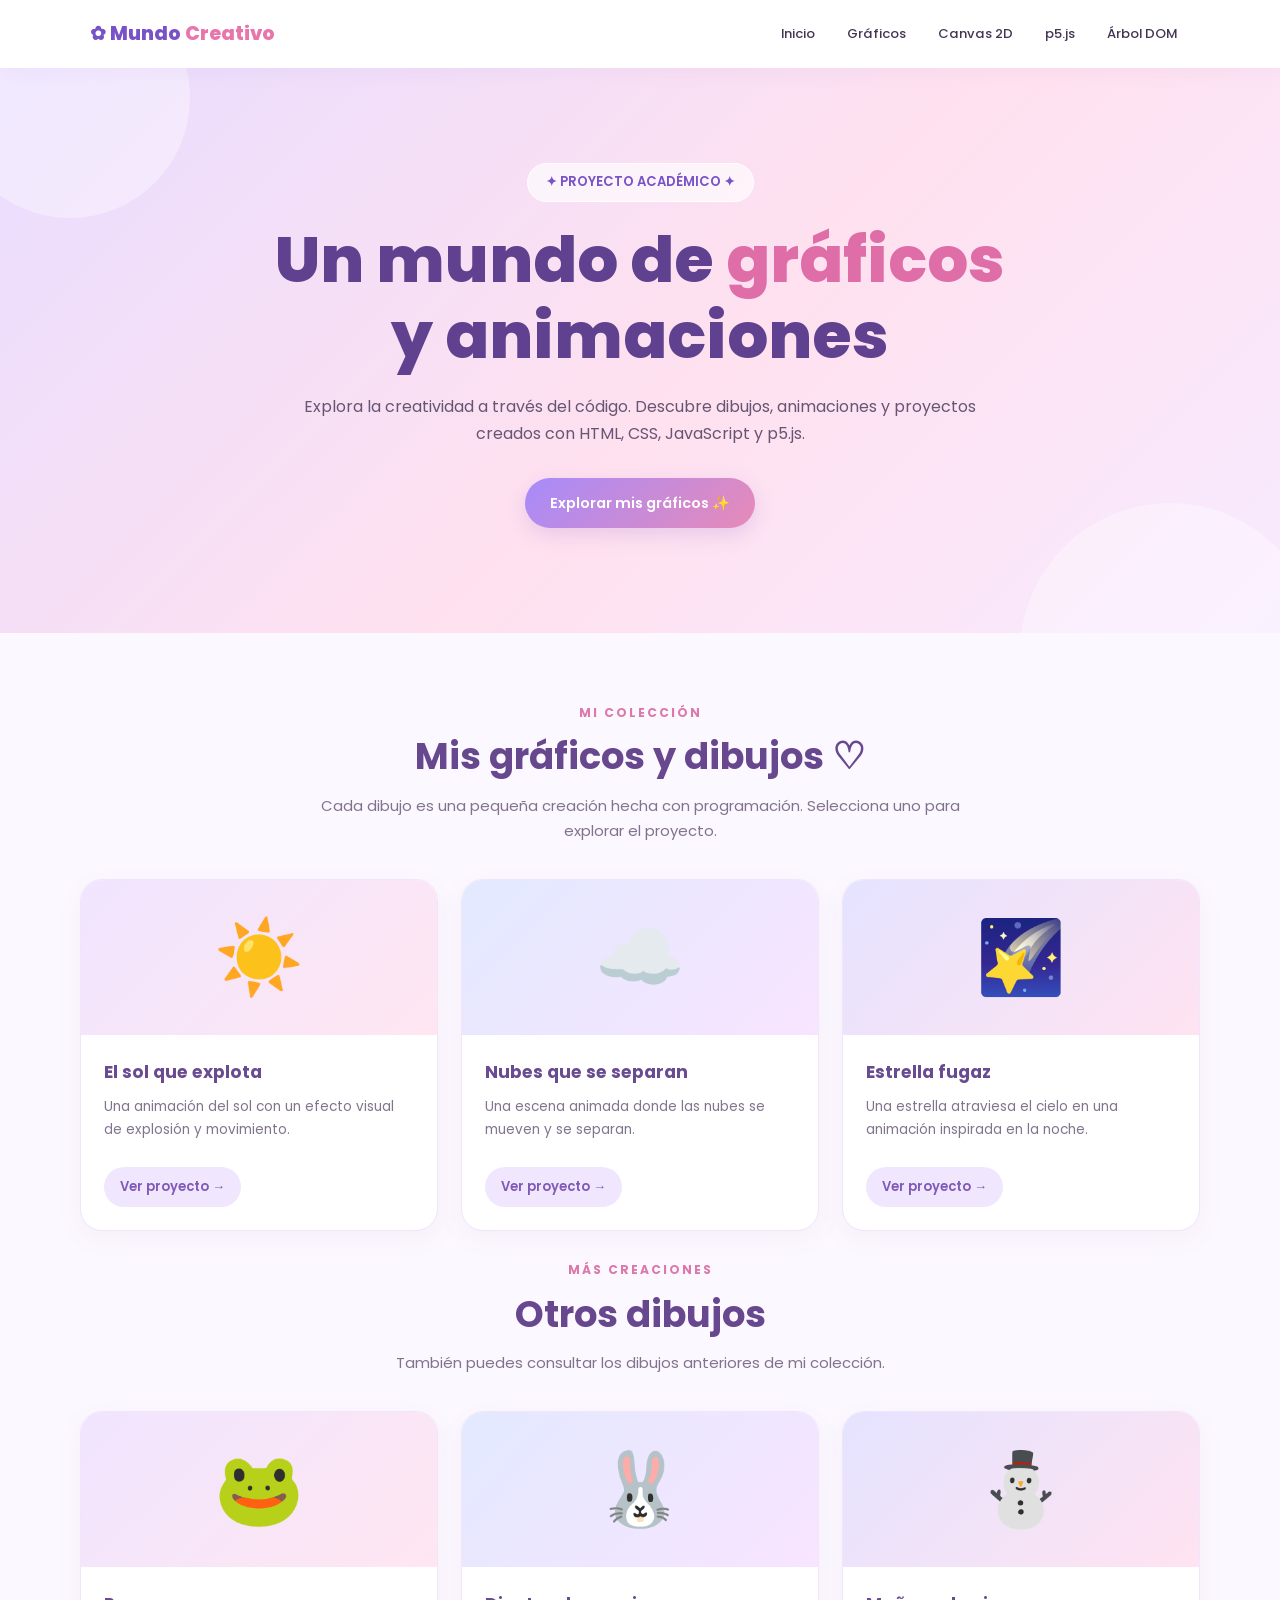
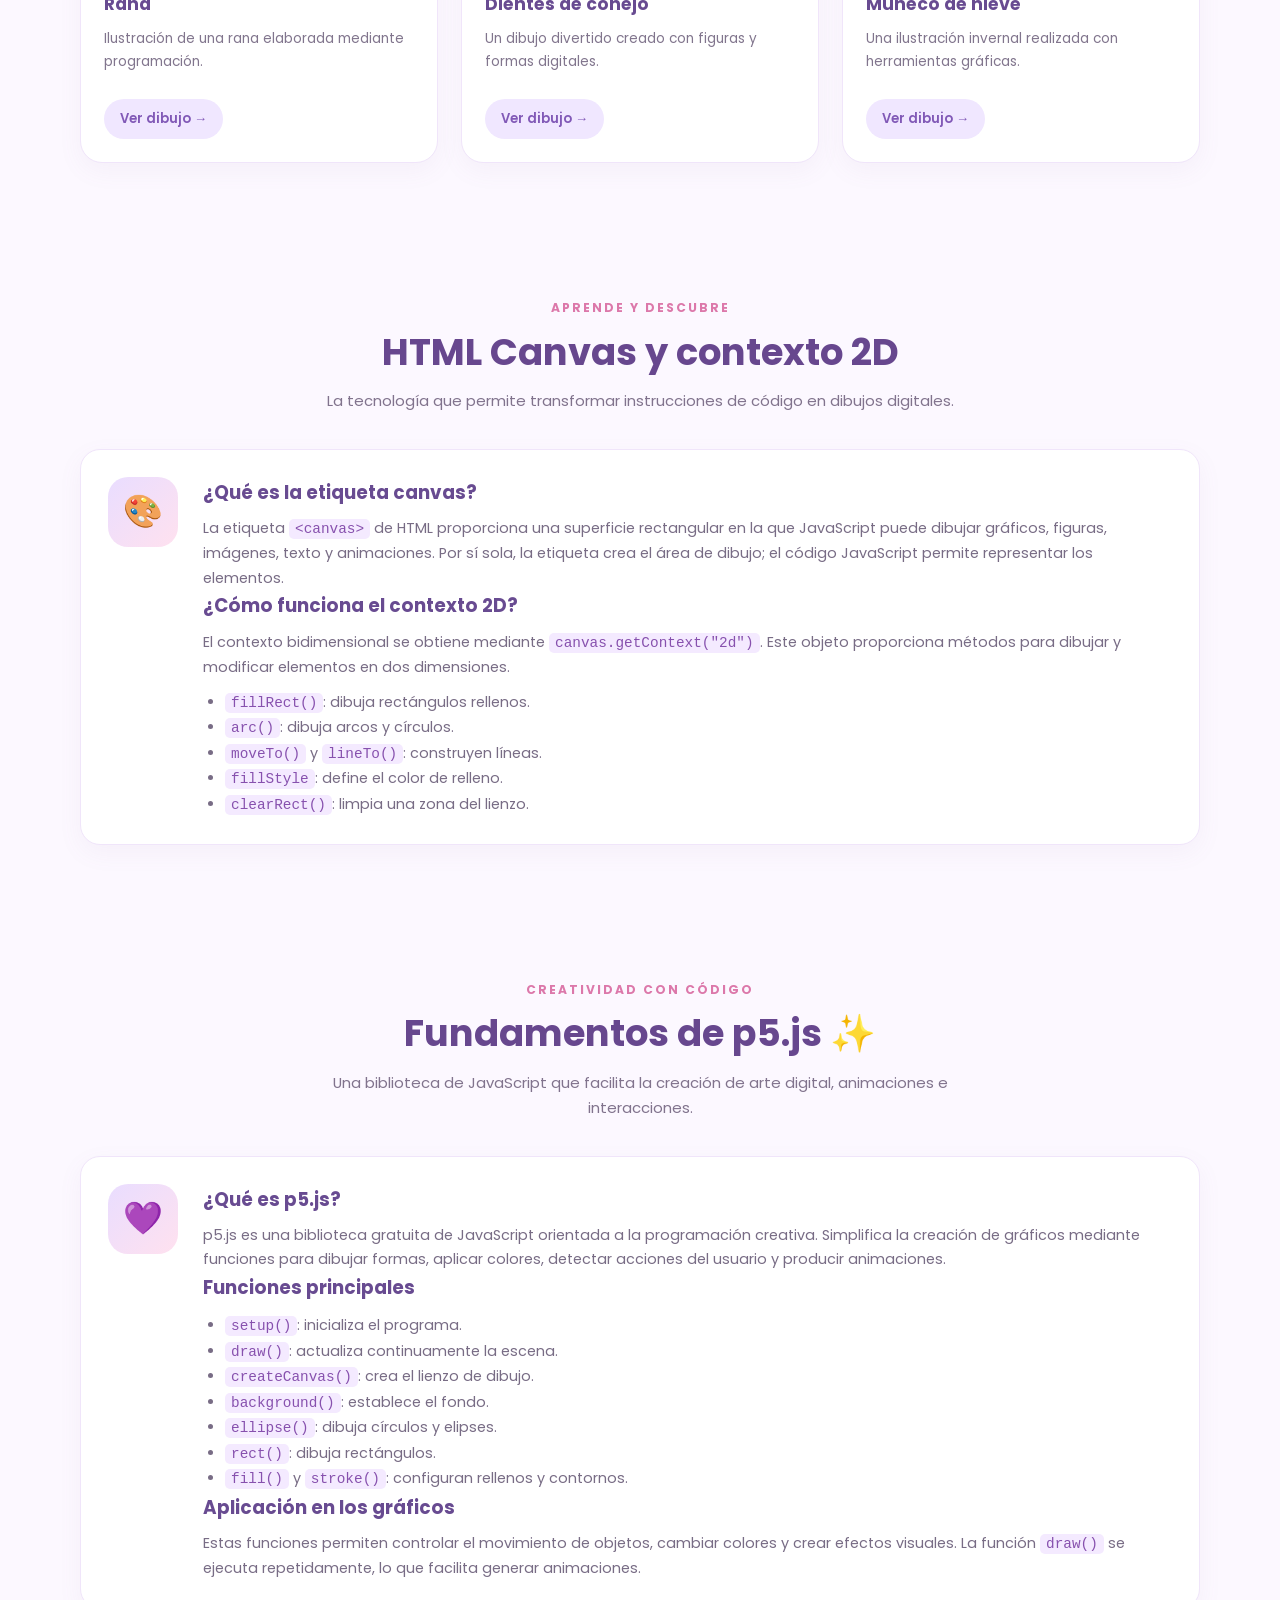
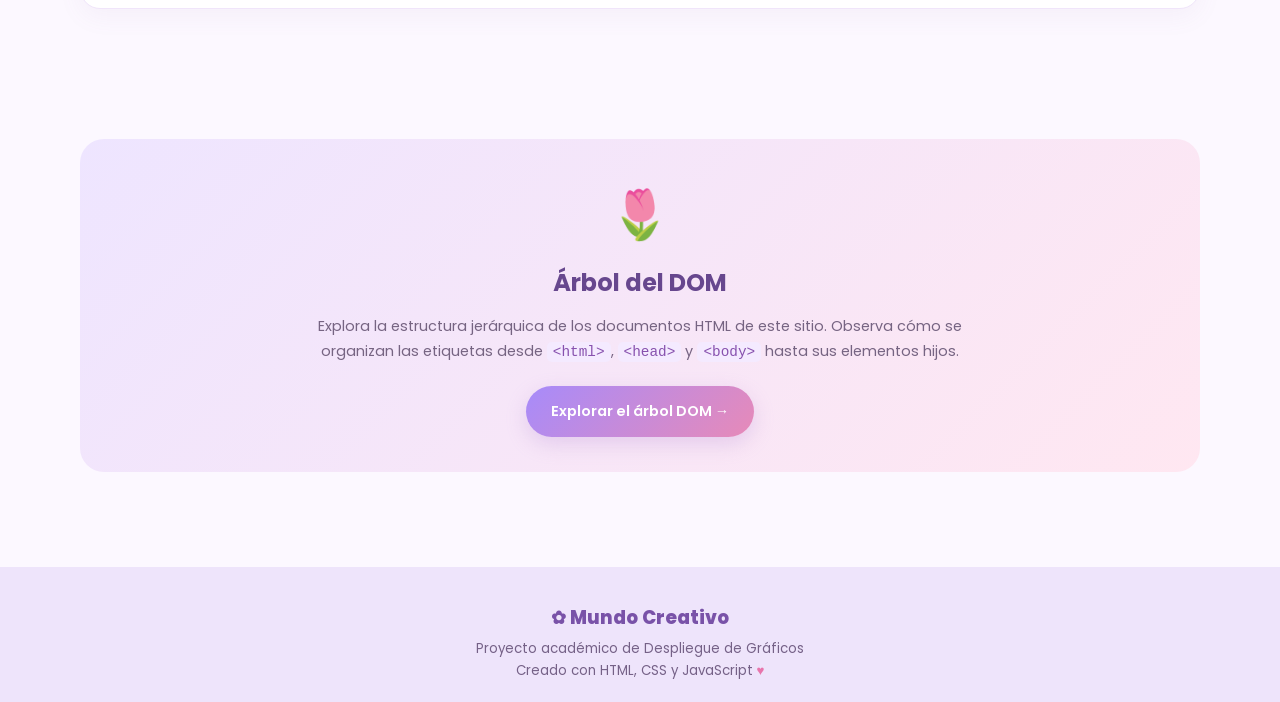
<file: index.html>
<!DOCTYPE html>
<html lang="es">
<head>
    <meta charset="UTF-8">
    <meta name="viewport" content="width=device-width, initial-scale=1.0">

    <title>Despliegue de Gráficos | Mundo Creativo</title>

    <link rel="preconnect" href="https://fonts.googleapis.com">
    <link rel="preconnect" href="https://fonts.gstatic.com" crossorigin>
    <link href="https://fonts.googleapis.com/css2?family=Poppins:wght@300;400;500;600;700;800&display=swap" rel="stylesheet">

    <style>
        :root {
            --lila: #a78bfa;
            --lila-oscuro: #7952c7;
            --rosa: #f5a3c7;
            --rosa-claro: #ffe4f0;
            --fondo: #fcf8ff;
            --texto: #443653;
            --blanco: #ffffff;
        }

        * {
            margin: 0;
            padding: 0;
            box-sizing: border-box;
            scroll-behavior: smooth;
        }

        body {
            font-family: 'Poppins', sans-serif;
            background: var(--fondo);
            color: var(--texto);
            line-height: 1.7;
        }

        a {
            text-decoration: none;
            color: inherit;
        }

        /* NAVEGACIÓN */

        nav {
            position: sticky;
            top: 0;
            z-index: 100;
            display: flex;
            justify-content: space-between;
            align-items: center;
            flex-wrap: wrap;
            gap: 15px;
            padding: 15px 7%;
            background: rgba(255, 255, 255, 0.94);
            backdrop-filter: blur(12px);
            box-shadow: 0 3px 18px #b99bd51c;
        }

        .logo {
            color: var(--lila-oscuro);
            font-size: 1.2rem;
            font-weight: 800;
        }

        .logo span {
            color: #e875ac;
        }

        .menu {
            display: flex;
            align-items: center;
            justify-content: center;
            flex-wrap: wrap;
            gap: 8px;
        }

        .menu a {
            padding: 8px 12px;
            border-radius: 20px;
            font-size: 0.82rem;
            font-weight: 500;
            transition: 0.3s;
        }

        .menu a:hover {
            background: var(--rosa-claro);
            color: var(--lila-oscuro);
        }

        /* PORTADA */

        .hero {
            position: relative;
            overflow: hidden;
            padding: 95px 20px 105px;
            text-align: center;
            background: linear-gradient(
                135deg,
                #e9ddff 0%,
                #ffe1ef 55%,
                #f7eaff 100%
            );
        }

        .hero::before,
        .hero::after {
            content: "";
            position: absolute;
            border-radius: 50%;
            background: #ffffff55;
        }

        .hero::before {
            width: 240px;
            height: 240px;
            top: -90px;
            left: -50px;
        }

        .hero::after {
            width: 300px;
            height: 300px;
            bottom: -170px;
            right: -40px;
        }

        .etiqueta {
            display: inline-block;
            background: #ffffffa8;
            color: var(--lila-oscuro);
            border: 1px solid #ffffff;
            padding: 7px 18px;
            border-radius: 30px;
            font-size: 0.82rem;
            font-weight: 600;
            margin-bottom: 20px;
        }

        .hero h1 {
            position: relative;
            z-index: 1;
            max-width: 850px;
            margin: 0 auto 18px;
            font-size: clamp(2.1rem, 5vw, 4rem);
            line-height: 1.2;
            font-weight: 800;
            color: #60418f;
        }

        .hero h1 span {
            color: #df6da7;
        }

        .hero p {
            position: relative;
            z-index: 1;
            max-width: 680px;
            margin: 0 auto 30px;
            color: #665573;
            font-size: 1rem;
        }

        .boton {
            position: relative;
            z-index: 1;
            display: inline-block;
            padding: 13px 25px;
            border-radius: 30px;
            color: white;
            background: linear-gradient(135deg, #a78bfa, #e78ab8);
            font-size: 0.9rem;
            font-weight: 600;
            box-shadow: 0 7px 20px #b68dd64d;
            transition: transform 0.3s, box-shadow 0.3s;
        }

        .boton:hover {
            transform: translateY(-4px);
            box-shadow: 0 10px 25px #b68dd666;
        }

        /* CONTENIDO GENERAL */

        main {
            width: min(1120px, 90%);
            margin: 0 auto;
        }

        section {
            padding: 65px 0;
            scroll-margin-top: 85px;
        }

        .encabezado {
            text-align: center;
            margin-bottom: 35px;
        }

        .encabezado .mini {
            color: #dc78aa;
            text-transform: uppercase;
            letter-spacing: 2px;
            font-size: 0.76rem;
            font-weight: 700;
        }

        .encabezado h2 {
            color: #67478e;
            font-size: clamp(1.6rem, 3vw, 2.3rem);
            line-height: 1.3;
            margin: 8px 0 12px;
        }

        .encabezado p {
            max-width: 650px;
            margin: 0 auto;
            color: #81738d;
            font-size: 0.93rem;
        }

        /* TARJETAS DE GRÁFICOS */

        .rejilla {
            display: grid;
            grid-template-columns: repeat(3, minmax(0, 1fr));
            gap: 23px;
        }

        .tarjeta {
            background: white;
            border: 1px solid #f0e5fa;
            border-radius: 22px;
            overflow: hidden;
            box-shadow: 0 8px 25px #8e6ba510;
            transition: transform 0.3s, box-shadow 0.3s;
        }

        .tarjeta:hover {
            transform: translateY(-7px);
            box-shadow: 0 15px 35px #8e6ba522;
        }

        .ilustracion {
            min-height: 155px;
            display: flex;
            justify-content: center;
            align-items: center;
            font-size: 4.5rem;
            background: linear-gradient(135deg, #f0e5ff, #ffe6f1);
        }

        .tarjeta:nth-child(2) .ilustracion {
            background: linear-gradient(135deg, #e2e9ff, #f8e4ff);
        }

        .tarjeta:nth-child(3) .ilustracion {
            background: linear-gradient(135deg, #e5e3ff, #ffe3f1);
        }

        .tarjeta-contenido {
            padding: 23px;
        }

        .tarjeta h3 {
            color: #684b91;
            font-size: 1.08rem;
            margin-bottom: 8px;
        }

        .tarjeta p {
            color: #81758d;
            font-size: 0.85rem;
            min-height: 57px;
        }

        .enlace {
            display: inline-block;
            margin-top: 15px;
            padding: 9px 16px;
            border-radius: 25px;
            color: #8159b7;
            background: #f0e7ff;
            font-size: 0.82rem;
            font-weight: 600;
            transition: 0.3s;
        }

        .enlace:hover {
            color: white;
            background: linear-gradient(135deg, #a78bfa, #e78ab8);
        }

        .secundarios {
            margin-top: 24px;
        }

        /* SECCIONES INFORMATIVAS */

        .info {
            display: grid;
            grid-template-columns: 75px 1fr;
            align-items: start;
            gap: 20px;
            padding: 27px;
            background: white;
            border: 1px solid #f0e5fa;
            border-radius: 20px;
            box-shadow: 0 8px 25px #8e6ba510;
        }

        .info + .info {
            margin-top: 20px;
        }

        .info-icono {
            display: flex;
            justify-content: center;
            align-items: center;
            width: 70px;
            height: 70px;
            border-radius: 20px;
            background: linear-gradient(135deg, #e9ddff, #ffe1ef);
            font-size: 2rem;
        }

        .info h3 {
            color: #684b91;
            margin-bottom: 8px;
            font-size: 1.15rem;
        }

        .info p,
        .info li {
            color: #786c85;
            font-size: 0.9rem;
        }

        .info ul {
            padding-left: 22px;
            margin-top: 10px;
        }

        code {
            padding: 2px 6px;
            border-radius: 5px;
            color: #8751ae;
            background: #f4eaff;
            overflow-wrap: anywhere;
        }

        /* DOM */

        .dom-card {
            padding: 35px;
            border-radius: 24px;
            text-align: center;
            background: linear-gradient(135deg, #eee5ff, #ffe7f1);
        }

        .dom-card .dom-emoji {
            font-size: 3rem;
            margin-bottom: 8px;
        }

        .dom-card h2 {
            color: #67478e;
            margin-bottom: 10px;
        }

        .dom-card p {
            max-width: 650px;
            margin: 0 auto 22px;
            color: #766482;
            font-size: 0.9rem;
        }

        .dom-card .boton {
            border: none;
            cursor: pointer;
        }

        /* PIE DE PÁGINA */

        footer {
            margin-top: 30px;
            padding: 35px 20px;
            text-align: center;
            background: #eee4fb;
            color: #756187;
        }

        footer .footer-logo {
            color: #7952a8;
            font-weight: 800;
            font-size: 1.15rem;
            margin-bottom: 5px;
        }

        footer p {
            font-size: 0.83rem;
        }

        footer .corazon {
            color: #e875ac;
        }

        /* RESPONSIVE */

        @media (max-width: 850px) {
            nav {
                justify-content: center;
            }

            .rejilla {
                grid-template-columns: repeat(2, minmax(0, 1fr));
            }
        }

        @media (max-width: 560px) {
            .hero {
                padding: 70px 18px 80px;
            }

            .rejilla {
                grid-template-columns: 1fr;
            }

            .menu {
                gap: 3px;
            }

            .menu a {
                font-size: 0.77rem;
                padding: 7px 9px;
            }

            .info {
                grid-template-columns: 1fr;
                padding: 22px;
            }

            .info-icono {
                width: 58px;
                height: 58px;
                font-size: 1.7rem;
            }

            .dom-card {
                padding: 25px 18px;
            }
        }
    </style>
</head>

<body>

    <!-- MENÚ DE NAVEGACIÓN -->
    <nav>
        <a class="logo" href="index.html">
            ✿ Mundo <span>Creativo</span>
        </a>

        <div class="menu">
            <a href="#inicio">Inicio</a>
            <a href="#graficos">Gráficos</a>
            <a href="#canvas">Canvas 2D</a>
            <a href="#p5js">p5.js</a>
            <a href="dom-inspector.html">Árbol DOM</a>
        </div>
    </nav>

    <!-- PORTADA -->
    <header class="hero" id="inicio">
        <span class="etiqueta">✦ PROYECTO ACADÉMICO ✦</span>

        <h1>
            Un mundo de <span>gráficos</span><br>
            y animaciones
        </h1>

        <p>
            Explora la creatividad a través del código.
            Descubre dibujos, animaciones y proyectos creados
            con HTML, CSS, JavaScript y p5.js.
        </p>

        <a class="boton" href="#graficos">
            Explorar mis gráficos ✨
        </a>
    </header>

    <main>

        <!-- GALERÍA DE GRÁFICOS -->
        <section id="graficos">

            <div class="encabezado">
                <span class="mini">Mi colección</span>
                <h2>Mis gráficos y dibujos ♡</h2>
                <p>
                    Cada dibujo es una pequeña creación hecha con
                    programación. Selecciona uno para explorar el proyecto.
                </p>
            </div>

            <div class="rejilla">

                <article class="tarjeta">
                    <div class="ilustracion" aria-hidden="true">☀️</div>
                    <div class="tarjeta-contenido">
                        <h3>El sol que explota</h3>
                        <p>
                            Una animación del sol con un efecto visual
                            de explosión y movimiento.
                        </p>
                        <a class="enlace" href="sol-explota.html">
                            Ver proyecto →
                        </a>
                    </div>
                </article>

                <article class="tarjeta">
                    <div class="ilustracion" aria-hidden="true">☁️</div>
                    <div class="tarjeta-contenido">
                        <h3>Nubes que se separan</h3>
                        <p>
                            Una escena animada donde las nubes se
                            mueven y se separan.
                        </p>
                        <a class="enlace" href="nubes-separan.html">
                            Ver proyecto →
                        </a>
                    </div>
                </article>

                <article class="tarjeta">
                    <div class="ilustracion" aria-hidden="true">🌠</div>
                    <div class="tarjeta-contenido">
                        <h3>Estrella fugaz</h3>
                        <p>
                            Una estrella atraviesa el cielo en una
                            animación inspirada en la noche.
                        </p>
                        <a class="enlace" href="estrella-fugaz.html">
                            Ver proyecto →
                        </a>
                    </div>
                </article>

            </div>

            <!-- DIBUJOS ANTERIORES -->
            <div class="encabezado secundarios">
                <span class="mini">Más creaciones</span>
                <h2>Otros dibujos</h2>
                <p>
                    También puedes consultar los dibujos anteriores
                    de mi colección.
                </p>
            </div>

            <div class="rejilla">

                <article class="tarjeta">
                    <div class="ilustracion" aria-hidden="true">🐸</div>
                    <div class="tarjeta-contenido">
                        <h3>Rana</h3>
                        <p>
                            Ilustración de una rana elaborada
                            mediante programación.
                        </p>
                        <a class="enlace" href="rana.html">
                            Ver dibujo →
                        </a>
                    </div>
                </article>

                <article class="tarjeta">
                    <div class="ilustracion" aria-hidden="true">🐰</div>
                    <div class="tarjeta-contenido">
                        <h3>Dientes de conejo</h3>
                        <p>
                            Un dibujo divertido creado con
                            figuras y formas digitales.
                        </p>
                        <a class="enlace" href="dientes-conejo.html">
                            Ver dibujo →
                        </a>
                    </div>
                </article>

                <article class="tarjeta">
                    <div class="ilustracion" aria-hidden="true">⛄</div>
                    <div class="tarjeta-contenido">
                        <h3>Muñeco de nieve</h3>
                        <p>
                            Una ilustración invernal realizada
                            con herramientas gráficas.
                        </p>
                        <a class="enlace" href="muneco-nieve.html">
                            Ver dibujo →
                        </a>
                    </div>
                </article>

            </div>
        </section>

        <!-- INFORMACIÓN SOBRE CANVAS -->
        <section id="canvas">

            <div class="encabezado">
                <span class="mini">Aprende y descubre</span>
                <h2>HTML Canvas y contexto 2D</h2>
                <p>
                    La tecnología que permite transformar instrucciones
                    de código en dibujos digitales.
                </p>
            </div>

            <article class="info">
                <div class="info-icono" aria-hidden="true">🎨</div>

                <div>
                    <h3>¿Qué es la etiqueta canvas?</h3>
                    <p>
                        La etiqueta <code>&lt;canvas&gt;</code> de HTML
                        proporciona una superficie rectangular en la que
                        JavaScript puede dibujar gráficos, figuras,
                        imágenes, texto y animaciones. Por sí sola,
                        la etiqueta crea el área de dibujo; el código
                        JavaScript permite representar los elementos.
                    </p>

                    <h3>¿Cómo funciona el contexto 2D?</h3>
                    <p>
                        El contexto bidimensional se obtiene mediante
                        <code>canvas.getContext("2d")</code>. Este objeto
                        proporciona métodos para dibujar y modificar
                        elementos en dos dimensiones.
                    </p>

                    <ul>
                        <li><code>fillRect()</code>: dibuja rectángulos rellenos.</li>
                        <li><code>arc()</code>: dibuja arcos y círculos.</li>
                        <li><code>moveTo()</code> y <code>lineTo()</code>: construyen líneas.</li>
                        <li><code>fillStyle</code>: define el color de relleno.</li>
                        <li><code>clearRect()</code>: limpia una zona del lienzo.</li>
                    </ul>
                </div>
            </article>
        </section>

        <!-- INFORMACIÓN SOBRE P5.JS -->
        <section id="p5js">

            <div class="encabezado">
                <span class="mini">Creatividad con código</span>
                <h2>Fundamentos de p5.js ✨</h2>
                <p>
                    Una biblioteca de JavaScript que facilita la creación
                    de arte digital, animaciones e interacciones.
                </p>
            </div>

            <article class="info">
                <div class="info-icono" aria-hidden="true">💜</div>

                <div>
                    <h3>¿Qué es p5.js?</h3>
                    <p>
                        p5.js es una biblioteca gratuita de JavaScript
                        orientada a la programación creativa. Simplifica
                        la creación de gráficos mediante funciones para
                        dibujar formas, aplicar colores, detectar acciones
                        del usuario y producir animaciones.
                    </p>

                    <h3>Funciones principales</h3>
                    <ul>
                        <li><code>setup()</code>: inicializa el programa.</li>
                        <li><code>draw()</code>: actualiza continuamente la escena.</li>
                        <li><code>createCanvas()</code>: crea el lienzo de dibujo.</li>
                        <li><code>background()</code>: establece el fondo.</li>
                        <li><code>ellipse()</code>: dibuja círculos y elipses.</li>
                        <li><code>rect()</code>: dibuja rectángulos.</li>
                        <li><code>fill()</code> y <code>stroke()</code>: configuran rellenos y contornos.</li>
                    </ul>

                    <h3>Aplicación en los gráficos</h3>
                    <p>
                        Estas funciones permiten controlar el movimiento
                        de objetos, cambiar colores y crear efectos
                        visuales. La función <code>draw()</code> se
                        ejecuta repetidamente, lo que facilita generar
                        animaciones.
                    </p>
                </div>
            </article>
        </section>

        <!-- INSPECTOR DEL DOM -->
        <section id="dom">

            <div class="dom-card">
                <div class="dom-emoji" aria-hidden="true">🌷</div>

                <h2>Árbol del DOM</h2>

                <p>
                    Explora la estructura jerárquica de los documentos
                    HTML de este sitio. Observa cómo se organizan las
                    etiquetas desde <code>&lt;html&gt;</code>,
                    <code>&lt;head&gt;</code> y <code>&lt;body&gt;</code>
                    hasta sus elementos hijos.
                </p>

                <a class="boton" href="dom-inspector.html">
                    Explorar el árbol DOM →
                </a>
            </div>

        </section>

    </main>

    <!-- PIE DE PÁGINA -->
    <footer>
        <div class="footer-logo">✿ Mundo Creativo</div>
        <p>Proyecto académico de Despliegue de Gráficos</p>
        <p>Creado con HTML, CSS y JavaScript <span class="corazon">♥</span></p>
    </footer>

</body>
</html>
</file>
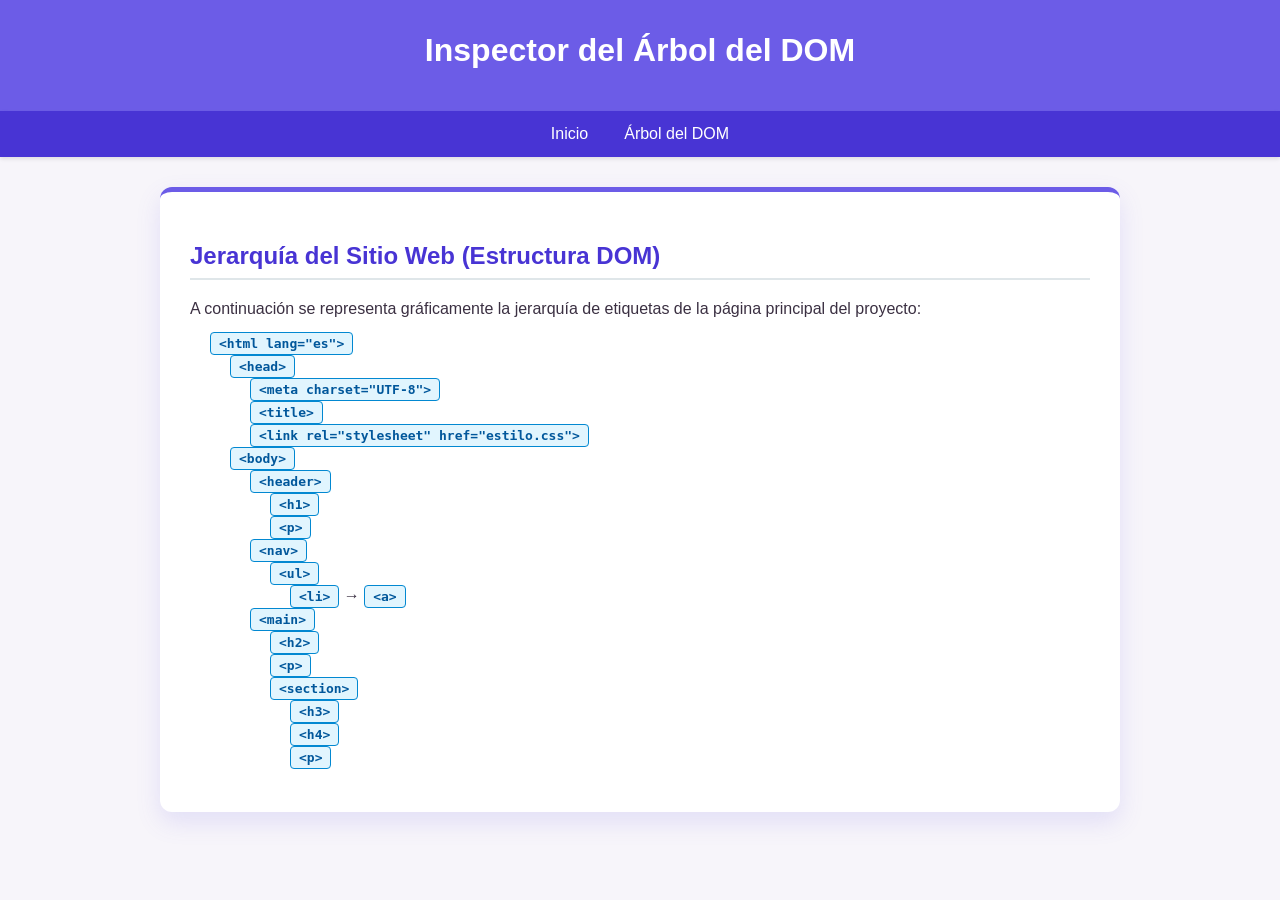
<file: dom-inspector.html>
<!DOCTYPE html>
<html lang="es">
<head>
    <meta charset="UTF-8">
    <title>Inspector del Árbol del DOM</title>
    <link rel="stylesheet" href="estilo.css">
    <style>
        .dom-tree ul {
            list-style-type: none;
            position: relative;
            padding-left: 20px;
        }
        .dom-tree li {
            margin: 5px 0;
            position: relative;
        }
        .tag {
            background: #e1f5fe;
            border: 1px solid #0288d1;
            padding: 3px 8px;
            border-radius: 4px;
            font-family: monospace;
            font-weight: bold;
            color: #01579b;
        }
    </style>
</head>
<body>
    <header>
        <h1>Inspector del Árbol del DOM</h1>
    </header>

    <nav>
        <ul>
            <li><a href="index.html">Inicio</a></li>
            <li><a href="dom-inspector.html">Árbol del DOM</a></li>
        </ul>
    </nav>

    <main>
        <h2>Jerarquía del Sitio Web (Estructura DOM)</h2>
        <p>A continuación se representa gráficamente la jerarquía de etiquetas de la página principal del proyecto:</p>
        
        <div class="dom-tree">
            <ul>
                <li><span class="tag">&lt;html lang="es"&gt;</span>
                    <ul>
                        <li><span class="tag">&lt;head&gt;</span>
                            <ul>
                                <li><span class="tag">&lt;meta charset="UTF-8"&gt;</span></li>
                                <li><span class="tag">&lt;title&gt;</span></li>
                                <li><span class="tag">&lt;link rel="stylesheet" href="estilo.css"&gt;</span></li>
                            </ul>
                        </li>
                        <li><span class="tag">&lt;body&gt;</span>
                            <ul>
                                <li><span class="tag">&lt;header&gt;</span>
                                    <ul>
                                        <li><span class="tag">&lt;h1&gt;</span></li>
                                        <li><span class="tag">&lt;p&gt;</span></li>
                                    </ul>
                                </li>
                                <li><span class="tag">&lt;nav&gt;</span>
                                    <ul>
                                        <li><span class="tag">&lt;ul&gt;</span>
                                            <ul>
                                                <li><span class="tag">&lt;li&gt;</span> &rarr; <span class="tag">&lt;a&gt;</span></li>
                                            </ul>
                                        </li>
                                    </ul>
                                </li>
                                <li><span class="tag">&lt;main&gt;</span>
                                    <ul>
                                        <li><span class="tag">&lt;h2&gt;</span></li>
                                        <li><span class="tag">&lt;p&gt;</span></li>
                                        <li><span class="tag">&lt;section&gt;</span>
                                            <ul>
                                                <li><span class="tag">&lt;h3&gt;</span></li>
                                                <li><span class="tag">&lt;h4&gt;</span></li>
                                                <li><span class="tag">&lt;p&gt;</span></li>
                                            </ul>
                                        </li>
                                    </ul>
                                </li>
                            </ul>
                        </li>
                    </ul>
                </li>
            </ul>
        </div>
    </main>
</body>
</html>
</file>
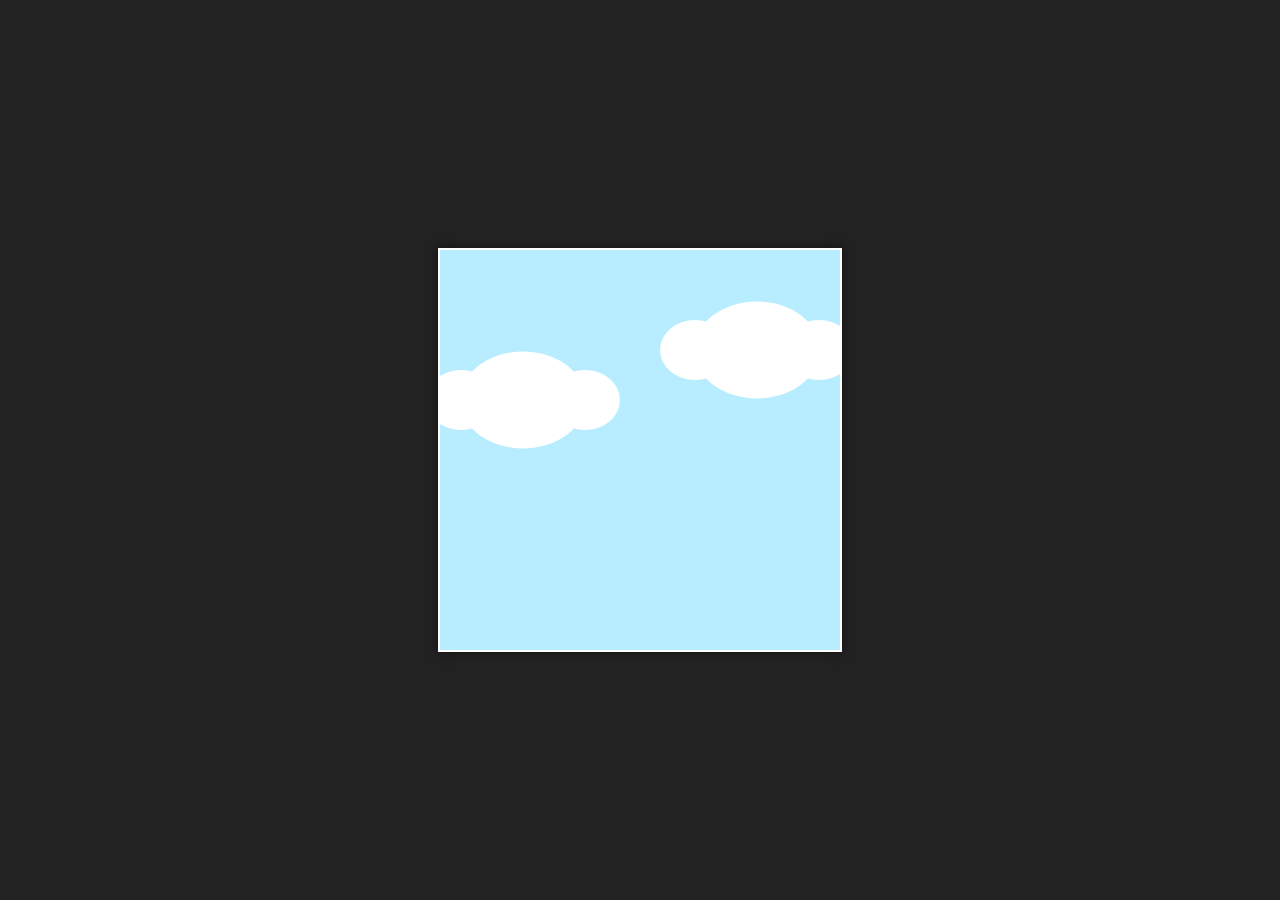
<file: nubes-separan.html>
<!DOCTYPE html>
<html lang="es">
<head>
    <meta charset="UTF-8">
    <meta name="viewport" content="width=device-width, initial-scale=1.0">
    <title>Solo Nubes Animadas</title>
    <style>
        body {
            display: flex;
            justify-content: center;
            align-items: center;
            height: 100vh;
            margin: 0;
            background-color: #222;
        }
        canvas {
            border: 2px solid #fff;
            box-shadow: 0 0 10px rgba(0,0,0,0.5);
        }
    </style>
</head>
<body>

    <canvas id="myCanvas" width="400" height="400"></canvas>

    <script>
        const canvas = document.getElementById("myCanvas");
        const ctx = canvas.getContext("2d");

        // Variables de posición de las nubes
        let leftX = 150;
        let rightX = 250;

        function draw() {
            // Desactivar bordes
            ctx.strokeStyle = "transparent";

            // Fondo de cielo azul
            ctx.fillStyle = "rgb(184, 236, 255)";
            ctx.fillRect(0, 0, canvas.width, canvas.height);

            // Dibujar nubes en blanco
            ctx.fillStyle = "rgb(255, 255, 255)";

            // Nube izquierda (left cloud)
            drawEllipse(leftX, 150, 126, 97);
            drawEllipse(leftX + 62, 150, 70, 60);
            drawEllipse(leftX - 62, 150, 70, 60);

            // Nube derecha (right cloud)
            drawEllipse(rightX, 100, 126, 97);
            drawEllipse(rightX + 62, 100, 70, 60);
            drawEllipse(rightX - 62, 100, 70, 60);

            // Movimiento de las nubes
            leftX--;
            rightX++;
        }

        // Función auxiliar para dibujar elipses con ancho y alto
        function drawEllipse(x, y, w, h) {
            ctx.beginPath();
            ctx.ellipse(x, y, w / 2, h / 2, 0, 0, Math.PI * 2);
            ctx.fill();
        }

        // Bucle de animación (~60 FPS)
        setInterval(draw, 1000 / 60);
    </script>

</body>
</html>
</file>
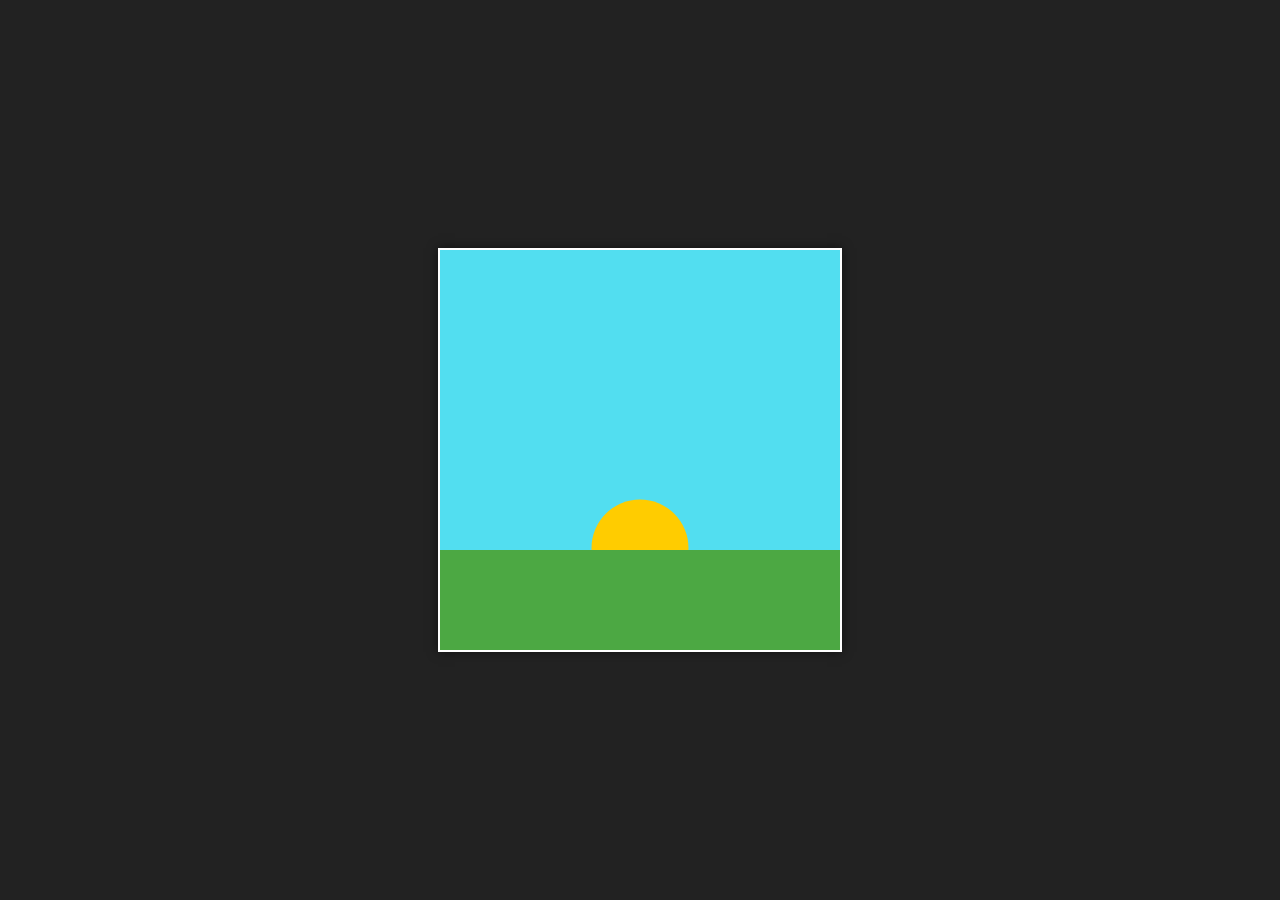
<file: sol-explota.html>
<!DOCTYPE html>
<html lang="es">
<head>
    <meta charset="UTF-8">
    <meta name="viewport" content="width=device-width, initial-scale=1.0">
    <title>Animación del Sol</title>
    <style>
        body {
            display: flex;
            justify-content: center;
            align-items: center;
            height: 100vh;
            margin: 0;
            background-color: #222;
        }
        canvas {
            border: 2px solid #fff;
            box-shadow: 0 0 10px rgba(0,0,0,0.5);
        }
    </style>
</head>
<body>

    <canvas id="myCanvas" width="400" height="400"></canvas>

    <script>
        const canvas = document.getElementById("myCanvas");
        const ctx = canvas.getContext("2d");

        let sunSize = 30;

        function draw() {
            // noStroke() equivalente: desactivar los bordes (o establecerlos iguales al relleno)
            ctx.strokeStyle = "transparent";

            // El hermoso cielo azul (background)
            ctx.fillStyle = "rgb(82, 222, 240)";
            ctx.fillRect(0, 0, canvas.width, canvas.height);

            // El tamaño inicial del sol va creciendo
            sunSize = sunSize + 1;

            // El sol, un pequeño círculo en el horizonte
            ctx.fillStyle = "rgb(255, 204, 0)";
            ctx.beginPath();
            // ellipse(x, y, radiusX, radiusY, rotation, startAngle, endAngle)
            ctx.ellipse(200, 298, sunSize / 2, sunSize / 2, 0, 0, Math.PI * 2);
            ctx.fill();

            // La tierra, bloqueando la mitad del sol
            ctx.fillStyle = "rgb(76, 168, 67)";
            ctx.fillRect(0, 300, 400, 100);
        }

        // Bucle de animación (aproximadamente 60 cuadros por segundo)
        setInterval(draw, 1000 / 60);
    </script>

</body>
</html>
</file>
<file: estilo.css>
body {
    font-family: 'Segoe UI', Tahoma, Geneva, Verdana, sans-serif;
    margin: 0;
    padding: 0;
    background-color: #f7f5fa;
    color: #3b3042;
}

header {
    background: linear-gradient(135deg, #6a4c93, #8ac926); /* Degradado moderno */
    background: #6c5ce7; /* Color lila/morado principal */
    color: white;
    padding: 2rem 1rem;
    text-align: center;
    box-shadow: 0 4px 6px rgba(0, 0, 0, 0.1);
}

header h1 {
    margin: 0 0 10px 0;
    font-size: 2rem;
}

header p {
    margin: 0;
    font-size: 1.1rem;
    opacity: 0.9;
}

nav {
    background: #4834d4; /* Lila un poco más oscuro para la barra de navegación */
    box-shadow: 0 2px 4px rgba(0,0,0,0.1);
}

nav ul {
    list-style: none;
    padding: 0;
    display: flex;
    justify-content: center;
    flex-wrap: wrap;
    margin: 0;
}

nav ul li {
    margin: 0;
}

nav ul li a {
    color: white;
    text-decoration: none;
    padding: 14px 18px;
    display: block;
    font-weight: 500;
    transition: background 0.3s ease;
}

nav ul li a:hover {
    background: #341f97; /* Tono más intenso al pasar el ratón */
}

main {
    padding: 30px;
    max-width: 900px;
    margin: 30px auto;
    background: white;
    box-shadow: 0 10px 25px rgba(108, 92, 231, 0.15); /* Sombra suave con tinte lila */
    border-radius: 12px;
    border-top: 5px solid #6c5ce7;
}

h2 {
    color: #4834d4;
    border-bottom: 2px solid #dfe6e9;
    padding-bottom: 8px;
}

h3, h4 {
    color: #6c5ce7;
}

code {
    background-color: #f1f2f6;
    padding: 2px 6px;
    border-radius: 4px;
    color: #e84393;
    font-family: monospace;
}

canvas {
    border: 2px solid #dcdde1;
    background: #fff;
    display: block;
    margin: 20px auto;
    border-radius: 8px;
    box-shadow: 0 4px 10px rgba(0,0,0,0.05);
}
</file>
